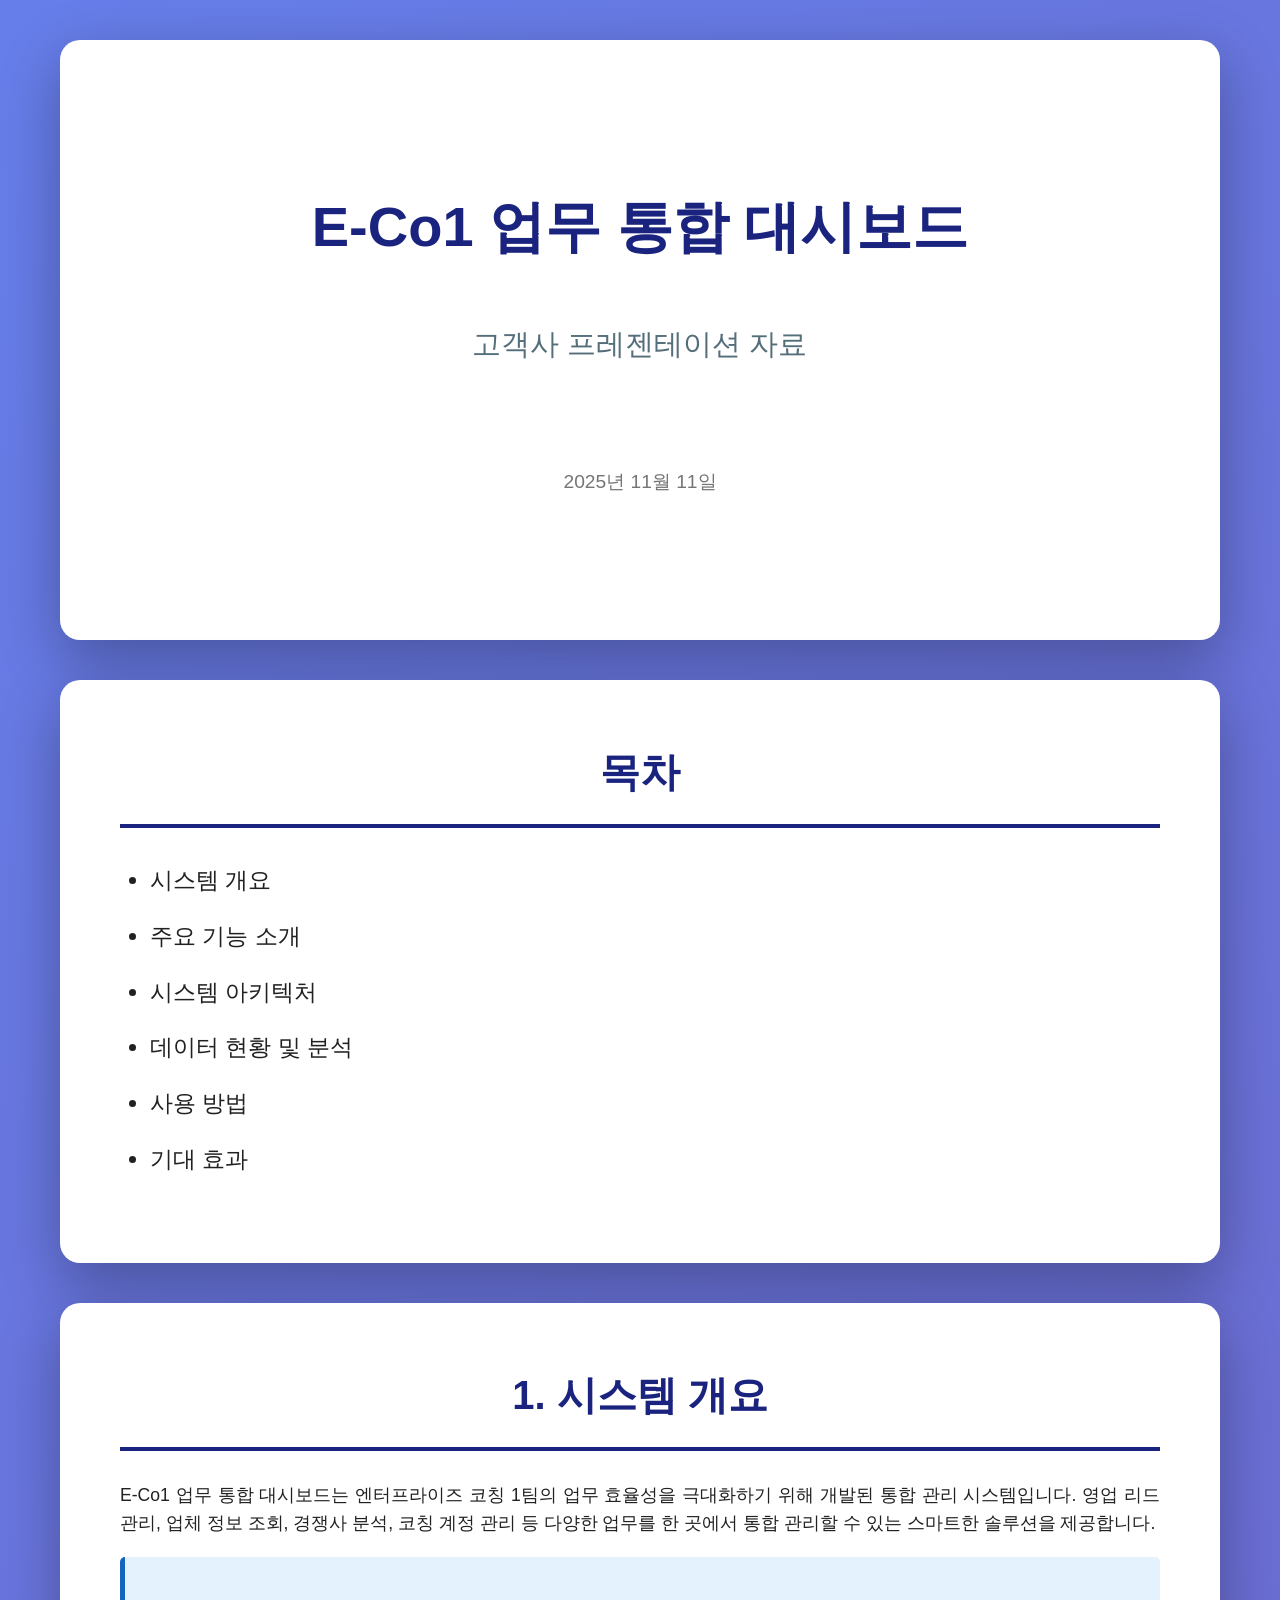
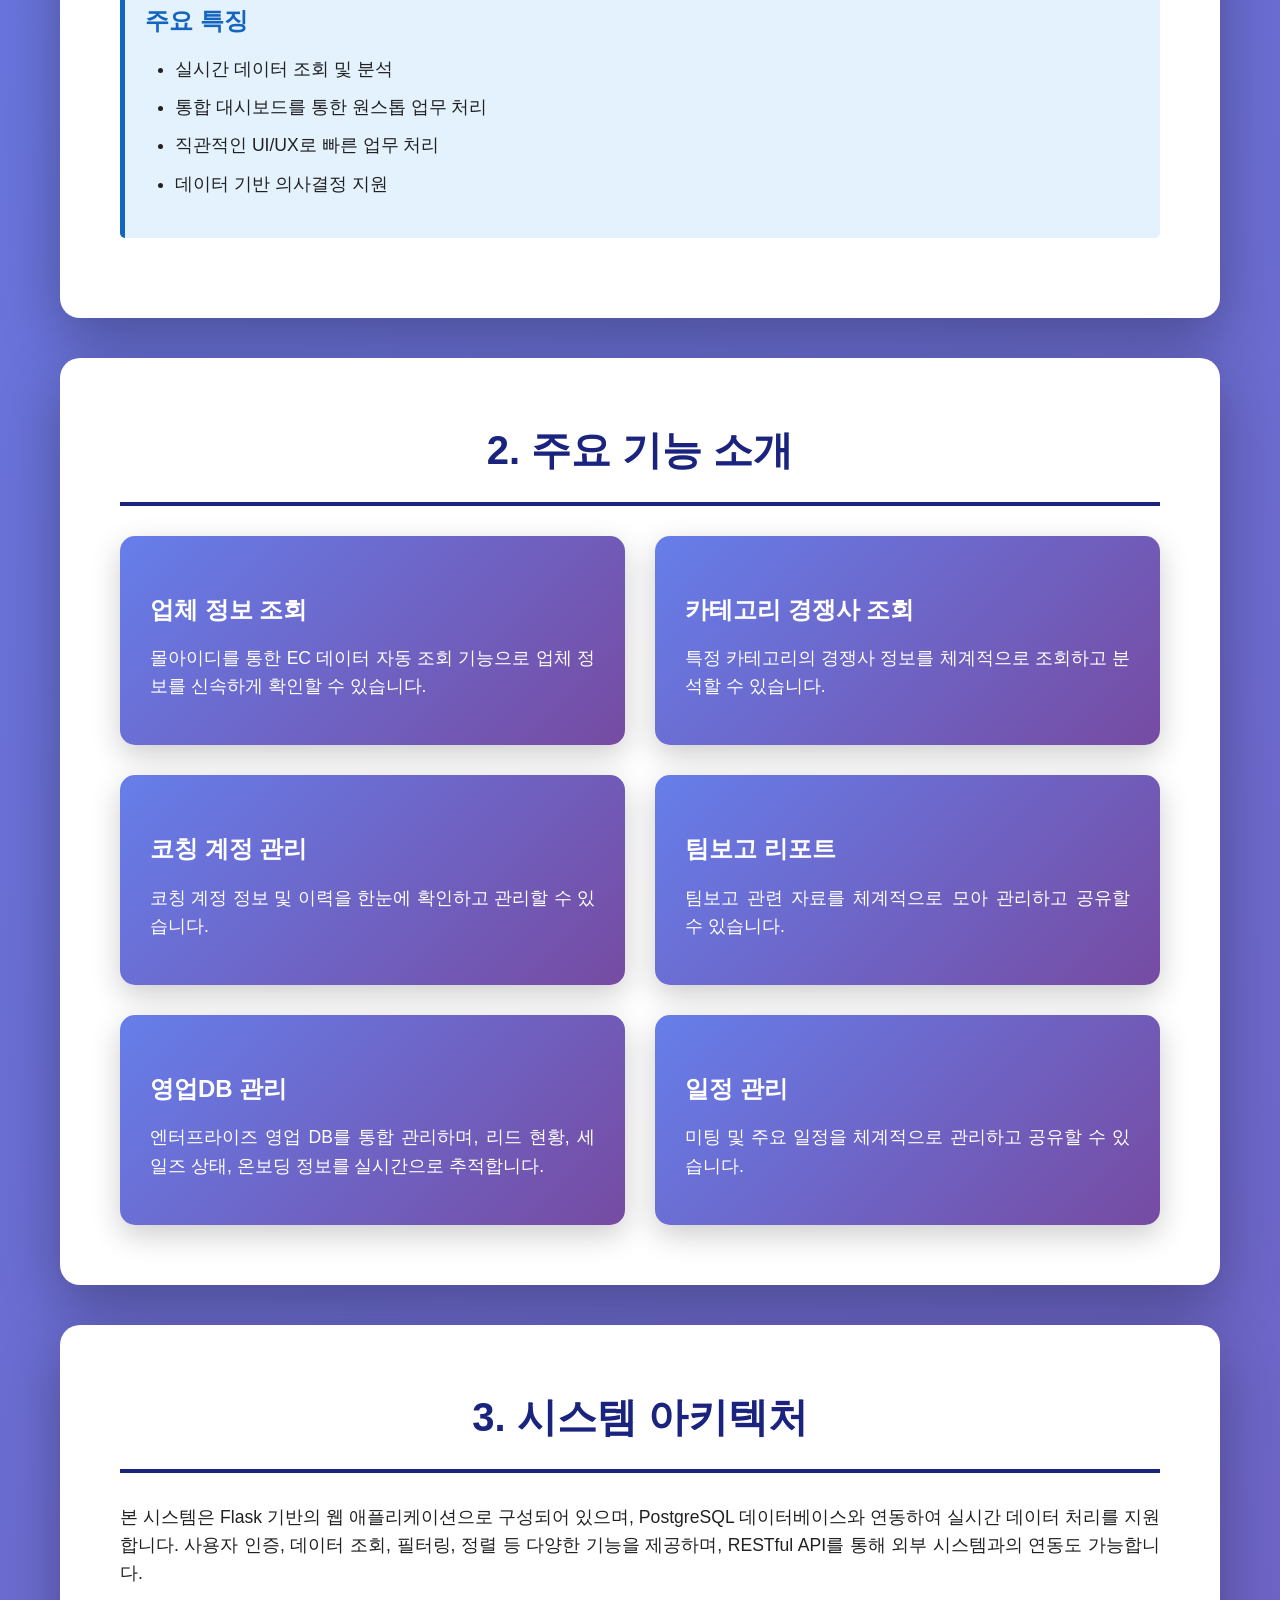
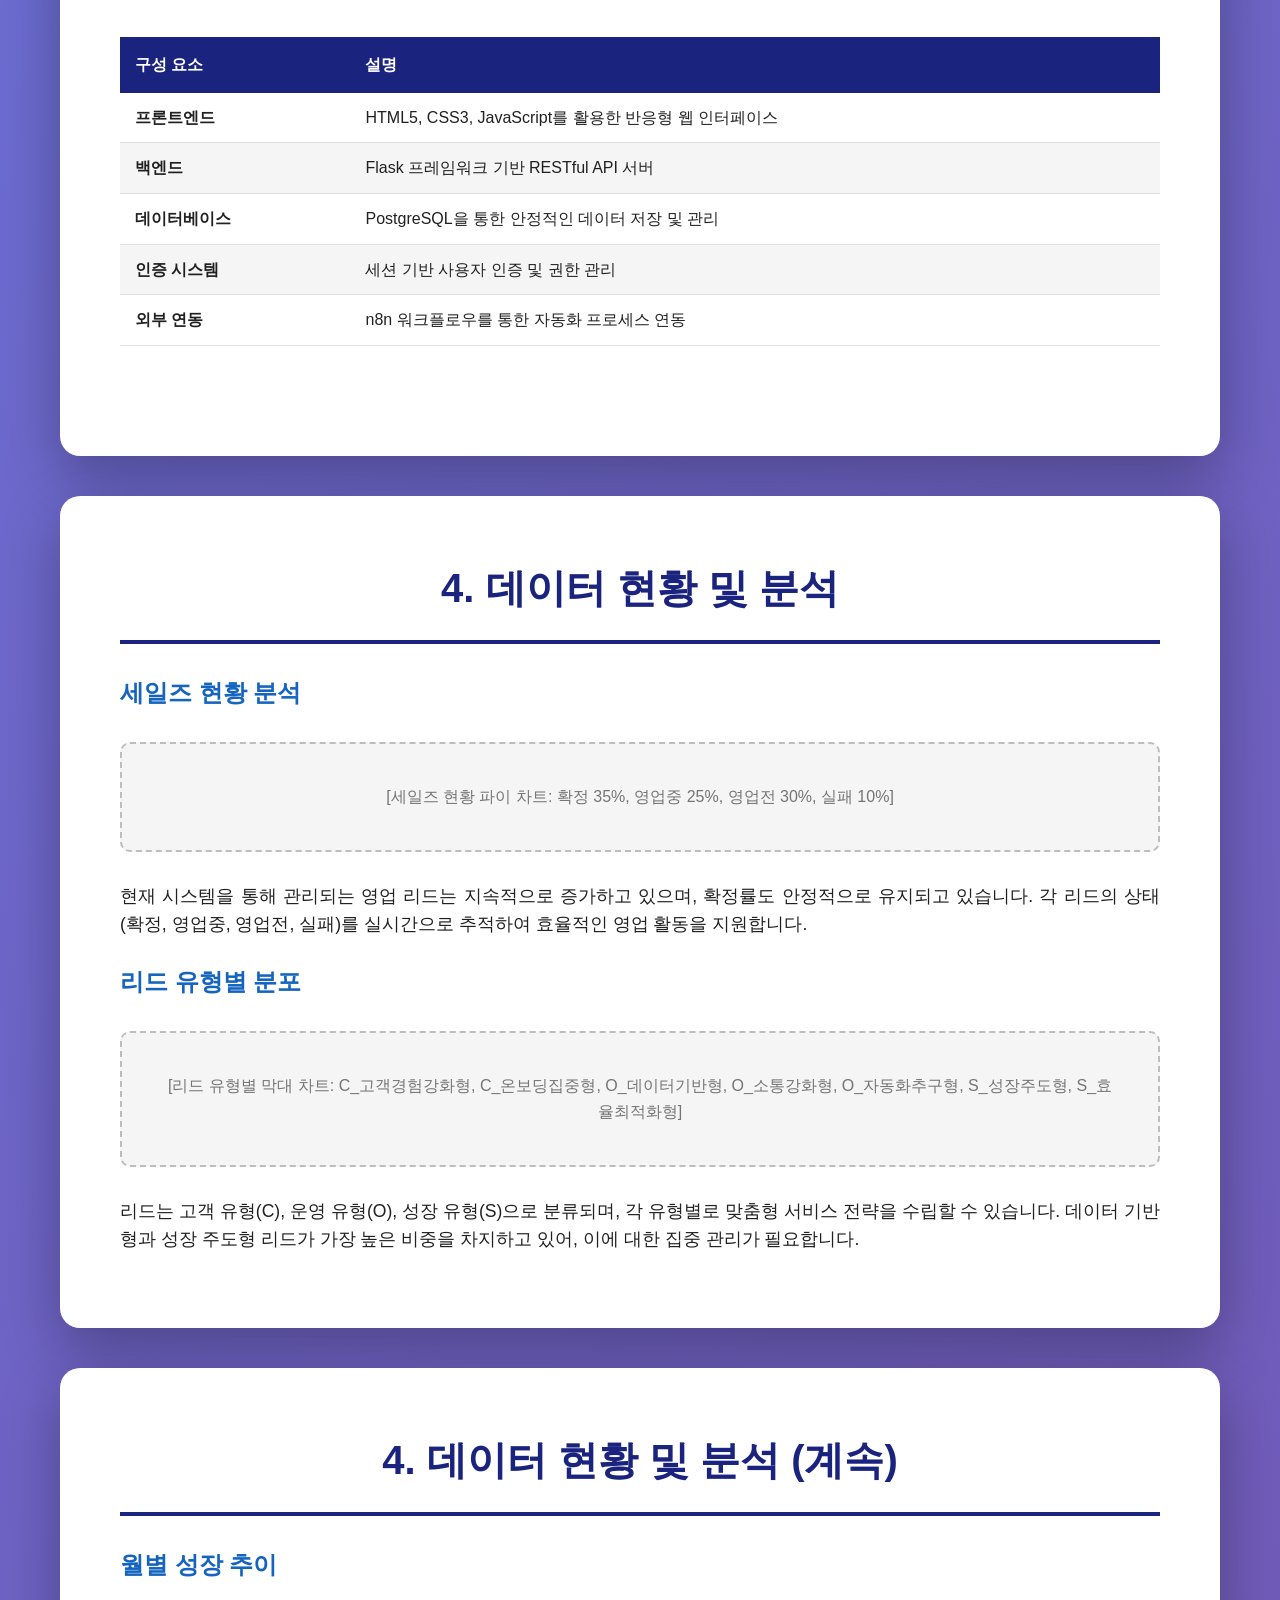
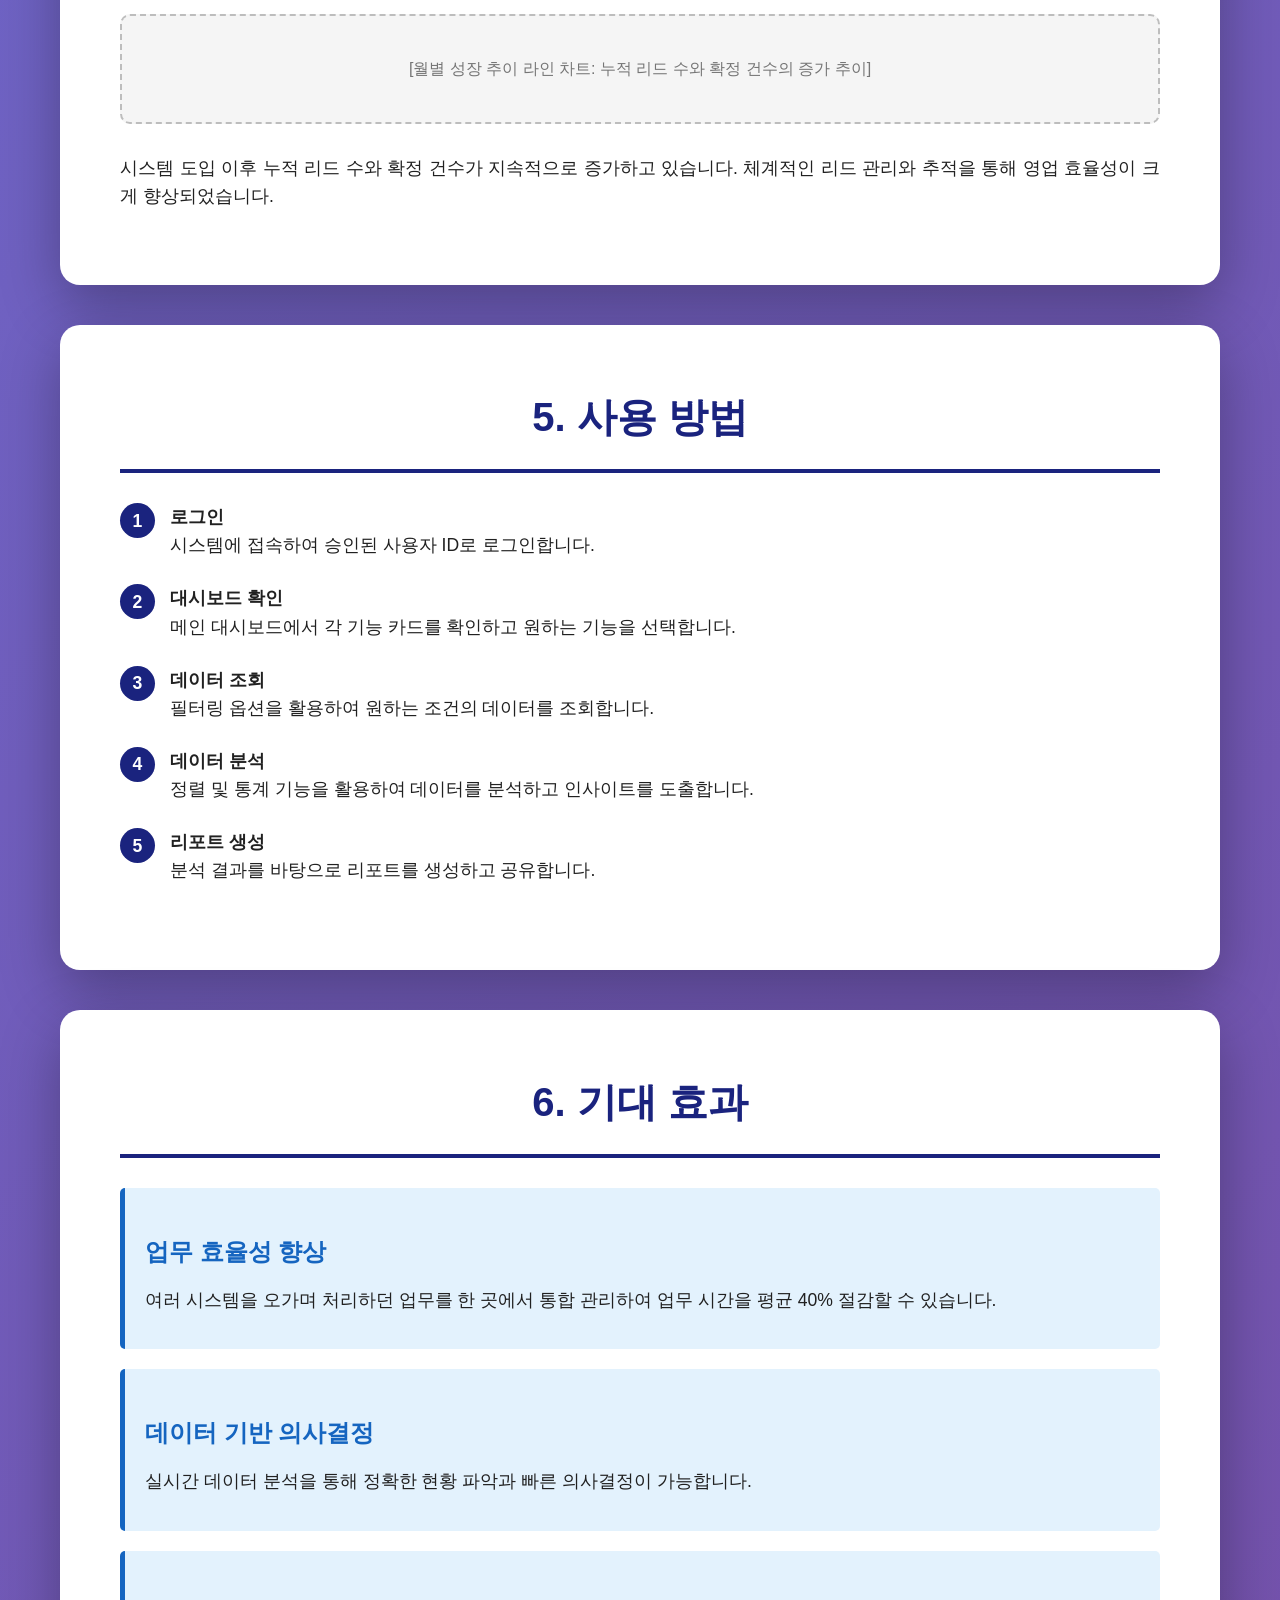
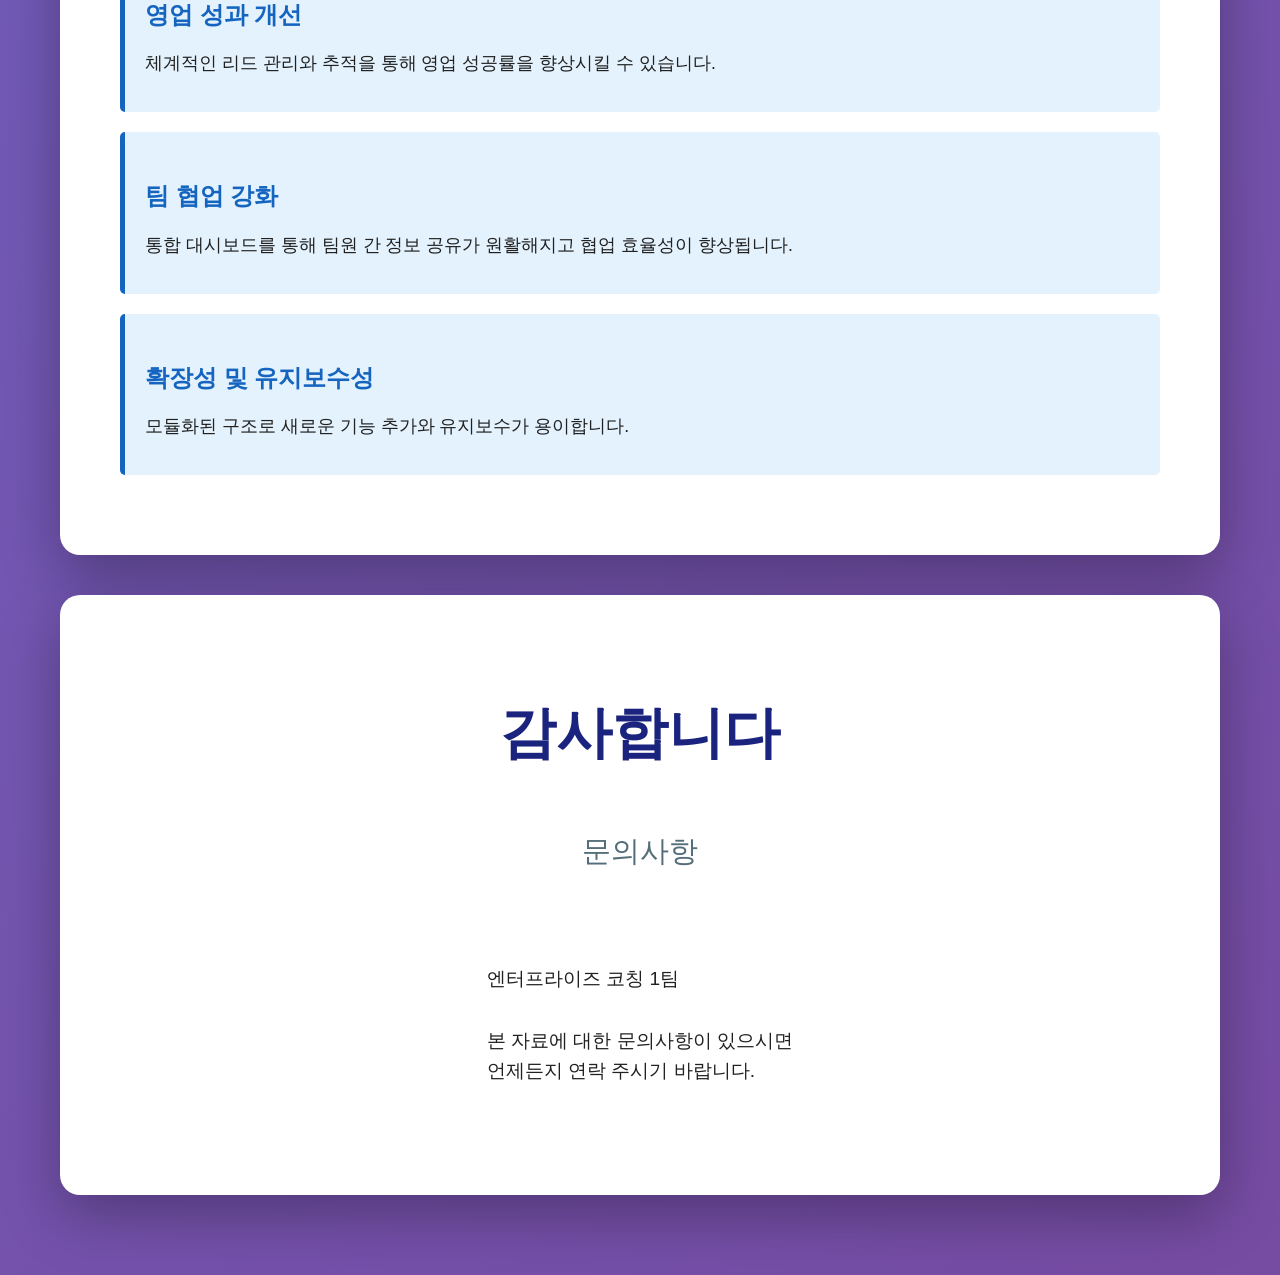
<file: E-Co1_대시보드_프레젠테이션.html>
<!DOCTYPE html>
<html lang="ko">
<head>
    <meta charset="UTF-8">
    <meta name="viewport" content="width=device-width, initial-scale=1.0">
    <title>E-Co1 업무 통합 대시보드 - 프레젠테이션</title>
    <style>
        * {
            margin: 0;
            padding: 0;
            box-sizing: border-box;
        }
        
        body {
            font-family: 'Segoe UI', 'Malgun Gothic', 'Apple SD Gothic Neo', sans-serif;
            background: linear-gradient(135deg, #667eea 0%, #764ba2 100%);
            color: #212121;
            line-height: 1.6;
        }
        
        .presentation-container {
            max-width: 1200px;
            margin: 0 auto;
            padding: 40px 20px;
        }
        
        .slide {
            background: white;
            border-radius: 20px;
            padding: 60px;
            margin-bottom: 40px;
            box-shadow: 0 20px 60px rgba(0,0,0,0.3);
            page-break-after: always;
        }
        
        .slide h1 {
            color: #1a237e;
            font-size: 2.5em;
            margin-bottom: 30px;
            text-align: center;
            border-bottom: 4px solid #1a237e;
            padding-bottom: 20px;
        }
        
        .slide h2 {
            color: #283593;
            font-size: 2em;
            margin-bottom: 25px;
            margin-top: 20px;
        }
        
        .slide h3 {
            color: #1565c0;
            font-size: 1.5em;
            margin-bottom: 15px;
            margin-top: 25px;
        }
        
        .slide p {
            font-size: 1.1em;
            margin-bottom: 15px;
            text-align: justify;
        }
        
        .slide ul {
            margin-left: 30px;
            margin-bottom: 20px;
        }
        
        .slide li {
            font-size: 1.1em;
            margin-bottom: 10px;
        }
        
        .cover-slide {
            text-align: center;
            display: flex;
            flex-direction: column;
            justify-content: center;
            align-items: center;
            min-height: 600px;
        }
        
        .cover-slide h1 {
            font-size: 3.5em;
            margin-bottom: 30px;
            border: none;
        }
        
        .cover-slide .subtitle {
            font-size: 1.8em;
            color: #546e7a;
            margin-bottom: 50px;
        }
        
        .cover-slide .date {
            font-size: 1.2em;
            color: #757575;
            margin-top: 50px;
        }
        
        .feature-grid {
            display: grid;
            grid-template-columns: repeat(2, 1fr);
            gap: 30px;
            margin-top: 30px;
        }
        
        .feature-card {
            background: linear-gradient(135deg, #667eea 0%, #764ba2 100%);
            color: white;
            padding: 30px;
            border-radius: 15px;
            box-shadow: 0 10px 30px rgba(0,0,0,0.2);
        }
        
        .feature-card h3 {
            color: white;
            margin-bottom: 15px;
        }
        
        .chart-placeholder {
            background: #f5f5f5;
            border: 2px dashed #bdbdbd;
            border-radius: 10px;
            padding: 40px;
            text-align: center;
            margin: 30px 0;
            color: #757575;
        }
        
        .table-container {
            margin: 30px 0;
            overflow-x: auto;
        }
        
        table {
            width: 100%;
            border-collapse: collapse;
            margin: 20px 0;
        }
        
        th {
            background: #1a237e;
            color: white;
            padding: 15px;
            text-align: left;
        }
        
        td {
            padding: 12px 15px;
            border-bottom: 1px solid #e0e0e0;
        }
        
        tr:nth-child(even) {
            background: #f5f5f5;
        }
        
        .highlight-box {
            background: #e3f2fd;
            border-left: 5px solid #1565c0;
            padding: 20px;
            margin: 20px 0;
            border-radius: 5px;
        }
        
        .step-list {
            list-style: none;
            counter-reset: step-counter;
        }
        
        .step-list li {
            counter-increment: step-counter;
            margin-bottom: 25px;
            padding-left: 50px;
            position: relative;
        }
        
        .step-list li::before {
            content: counter(step-counter);
            position: absolute;
            left: 0;
            top: 0;
            background: #1a237e;
            color: white;
            width: 35px;
            height: 35px;
            border-radius: 50%;
            display: flex;
            align-items: center;
            justify-content: center;
            font-weight: bold;
        }
        
        @media print {
            body {
                background: white;
            }
            .slide {
                page-break-after: always;
                margin-bottom: 0;
            }
        }
    </style>
</head>
<body>
    <div class="presentation-container">
        <!-- 커버 슬라이드 -->
        <div class="slide cover-slide">
            <h1>E-Co1 업무 통합 대시보드</h1>
            <div class="subtitle">고객사 프레젠테이션 자료</div>
            <div class="date">2025년 11월 11일</div>
        </div>
        
        <!-- 목차 -->
        <div class="slide">
            <h1>목차</h1>
            <ul style="font-size: 1.3em; line-height: 2;">
                <li>시스템 개요</li>
                <li>주요 기능 소개</li>
                <li>시스템 아키텍처</li>
                <li>데이터 현황 및 분석</li>
                <li>사용 방법</li>
                <li>기대 효과</li>
            </ul>
        </div>
        
        <!-- 시스템 개요 -->
        <div class="slide">
            <h1>1. 시스템 개요</h1>
            <p>
                E-Co1 업무 통합 대시보드는 엔터프라이즈 코칭 1팀의 업무 효율성을 극대화하기 위해 개발된 
                통합 관리 시스템입니다. 영업 리드 관리, 업체 정보 조회, 경쟁사 분석, 코칭 계정 관리 등 
                다양한 업무를 한 곳에서 통합 관리할 수 있는 스마트한 솔루션을 제공합니다.
            </p>
            
            <div class="highlight-box">
                <h3>주요 특징</h3>
                <ul>
                    <li>실시간 데이터 조회 및 분석</li>
                    <li>통합 대시보드를 통한 원스톱 업무 처리</li>
                    <li>직관적인 UI/UX로 빠른 업무 처리</li>
                    <li>데이터 기반 의사결정 지원</li>
                </ul>
            </div>
        </div>
        
        <!-- 주요 기능 소개 -->
        <div class="slide">
            <h1>2. 주요 기능 소개</h1>
            <div class="feature-grid">
                <div class="feature-card">
                    <h3>업체 정보 조회</h3>
                    <p>몰아이디를 통한 EC 데이터 자동 조회 기능으로 업체 정보를 신속하게 확인할 수 있습니다.</p>
                </div>
                <div class="feature-card">
                    <h3>카테고리 경쟁사 조회</h3>
                    <p>특정 카테고리의 경쟁사 정보를 체계적으로 조회하고 분석할 수 있습니다.</p>
                </div>
                <div class="feature-card">
                    <h3>코칭 계정 관리</h3>
                    <p>코칭 계정 정보 및 이력을 한눈에 확인하고 관리할 수 있습니다.</p>
                </div>
                <div class="feature-card">
                    <h3>팀보고 리포트</h3>
                    <p>팀보고 관련 자료를 체계적으로 모아 관리하고 공유할 수 있습니다.</p>
                </div>
                <div class="feature-card">
                    <h3>영업DB 관리</h3>
                    <p>엔터프라이즈 영업 DB를 통합 관리하며, 리드 현황, 세일즈 상태, 온보딩 정보를 실시간으로 추적합니다.</p>
                </div>
                <div class="feature-card">
                    <h3>일정 관리</h3>
                    <p>미팅 및 주요 일정을 체계적으로 관리하고 공유할 수 있습니다.</p>
                </div>
            </div>
        </div>
        
        <!-- 시스템 아키텍처 -->
        <div class="slide">
            <h1>3. 시스템 아키텍처</h1>
            <p>
                본 시스템은 Flask 기반의 웹 애플리케이션으로 구성되어 있으며, PostgreSQL 데이터베이스와 연동하여 
                실시간 데이터 처리를 지원합니다. 사용자 인증, 데이터 조회, 필터링, 정렬 등 다양한 기능을 제공하며, 
                RESTful API를 통해 외부 시스템과의 연동도 가능합니다.
            </p>
            
            <div class="table-container">
                <table>
                    <thead>
                        <tr>
                            <th>구성 요소</th>
                            <th>설명</th>
                        </tr>
                    </thead>
                    <tbody>
                        <tr>
                            <td><strong>프론트엔드</strong></td>
                            <td>HTML5, CSS3, JavaScript를 활용한 반응형 웹 인터페이스</td>
                        </tr>
                        <tr>
                            <td><strong>백엔드</strong></td>
                            <td>Flask 프레임워크 기반 RESTful API 서버</td>
                        </tr>
                        <tr>
                            <td><strong>데이터베이스</strong></td>
                            <td>PostgreSQL을 통한 안정적인 데이터 저장 및 관리</td>
                        </tr>
                        <tr>
                            <td><strong>인증 시스템</strong></td>
                            <td>세션 기반 사용자 인증 및 권한 관리</td>
                        </tr>
                        <tr>
                            <td><strong>외부 연동</strong></td>
                            <td>n8n 워크플로우를 통한 자동화 프로세스 연동</td>
                        </tr>
                    </tbody>
                </table>
            </div>
        </div>
        
        <!-- 데이터 현황 및 분석 -->
        <div class="slide">
            <h1>4. 데이터 현황 및 분석</h1>
            
            <h3>세일즈 현황 분석</h3>
            <div class="chart-placeholder">
                [세일즈 현황 파이 차트: 확정 35%, 영업중 25%, 영업전 30%, 실패 10%]
            </div>
            <p>
                현재 시스템을 통해 관리되는 영업 리드는 지속적으로 증가하고 있으며, 확정률도 안정적으로 
                유지되고 있습니다. 각 리드의 상태(확정, 영업중, 영업전, 실패)를 실시간으로 추적하여 
                효율적인 영업 활동을 지원합니다.
            </p>
            
            <h3>리드 유형별 분포</h3>
            <div class="chart-placeholder">
                [리드 유형별 막대 차트: C_고객경험강화형, C_온보딩집중형, O_데이터기반형, O_소통강화형, O_자동화추구형, S_성장주도형, S_효율최적화형]
            </div>
            <p>
                리드는 고객 유형(C), 운영 유형(O), 성장 유형(S)으로 분류되며, 각 유형별로 맞춤형 
                서비스 전략을 수립할 수 있습니다. 데이터 기반형과 성장 주도형 리드가 가장 높은 비중을 
                차지하고 있어, 이에 대한 집중 관리가 필요합니다.
            </p>
        </div>
        
        <!-- 성장 추이 -->
        <div class="slide">
            <h1>4. 데이터 현황 및 분석 (계속)</h1>
            
            <h3>월별 성장 추이</h3>
            <div class="chart-placeholder">
                [월별 성장 추이 라인 차트: 누적 리드 수와 확정 건수의 증가 추이]
            </div>
            <p>
                시스템 도입 이후 누적 리드 수와 확정 건수가 지속적으로 증가하고 있습니다. 
                체계적인 리드 관리와 추적을 통해 영업 효율성이 크게 향상되었습니다.
            </p>
        </div>
        
        <!-- 사용 방법 -->
        <div class="slide">
            <h1>5. 사용 방법</h1>
            <ol class="step-list">
                <li>
                    <strong>로그인</strong><br>
                    시스템에 접속하여 승인된 사용자 ID로 로그인합니다.
                </li>
                <li>
                    <strong>대시보드 확인</strong><br>
                    메인 대시보드에서 각 기능 카드를 확인하고 원하는 기능을 선택합니다.
                </li>
                <li>
                    <strong>데이터 조회</strong><br>
                    필터링 옵션을 활용하여 원하는 조건의 데이터를 조회합니다.
                </li>
                <li>
                    <strong>데이터 분석</strong><br>
                    정렬 및 통계 기능을 활용하여 데이터를 분석하고 인사이트를 도출합니다.
                </li>
                <li>
                    <strong>리포트 생성</strong><br>
                    분석 결과를 바탕으로 리포트를 생성하고 공유합니다.
                </li>
            </ol>
        </div>
        
        <!-- 기대 효과 -->
        <div class="slide">
            <h1>6. 기대 효과</h1>
            
            <div class="highlight-box">
                <h3>업무 효율성 향상</h3>
                <p>여러 시스템을 오가며 처리하던 업무를 한 곳에서 통합 관리하여 업무 시간을 평균 40% 절감할 수 있습니다.</p>
            </div>
            
            <div class="highlight-box">
                <h3>데이터 기반 의사결정</h3>
                <p>실시간 데이터 분석을 통해 정확한 현황 파악과 빠른 의사결정이 가능합니다.</p>
            </div>
            
            <div class="highlight-box">
                <h3>영업 성과 개선</h3>
                <p>체계적인 리드 관리와 추적을 통해 영업 성공률을 향상시킬 수 있습니다.</p>
            </div>
            
            <div class="highlight-box">
                <h3>팀 협업 강화</h3>
                <p>통합 대시보드를 통해 팀원 간 정보 공유가 원활해지고 협업 효율성이 향상됩니다.</p>
            </div>
            
            <div class="highlight-box">
                <h3>확장성 및 유지보수성</h3>
                <p>모듈화된 구조로 새로운 기능 추가와 유지보수가 용이합니다.</p>
            </div>
        </div>
        
        <!-- 마지막 페이지 -->
        <div class="slide cover-slide">
            <h1>감사합니다</h1>
            <div class="subtitle">문의사항</div>
            <p style="font-size: 1.2em; margin-top: 40px;">
                엔터프라이즈 코칭 1팀<br><br>
                본 자료에 대한 문의사항이 있으시면<br>
                언제든지 연락 주시기 바랍니다.
            </p>
        </div>
    </div>
</body>
</html>
</file>
